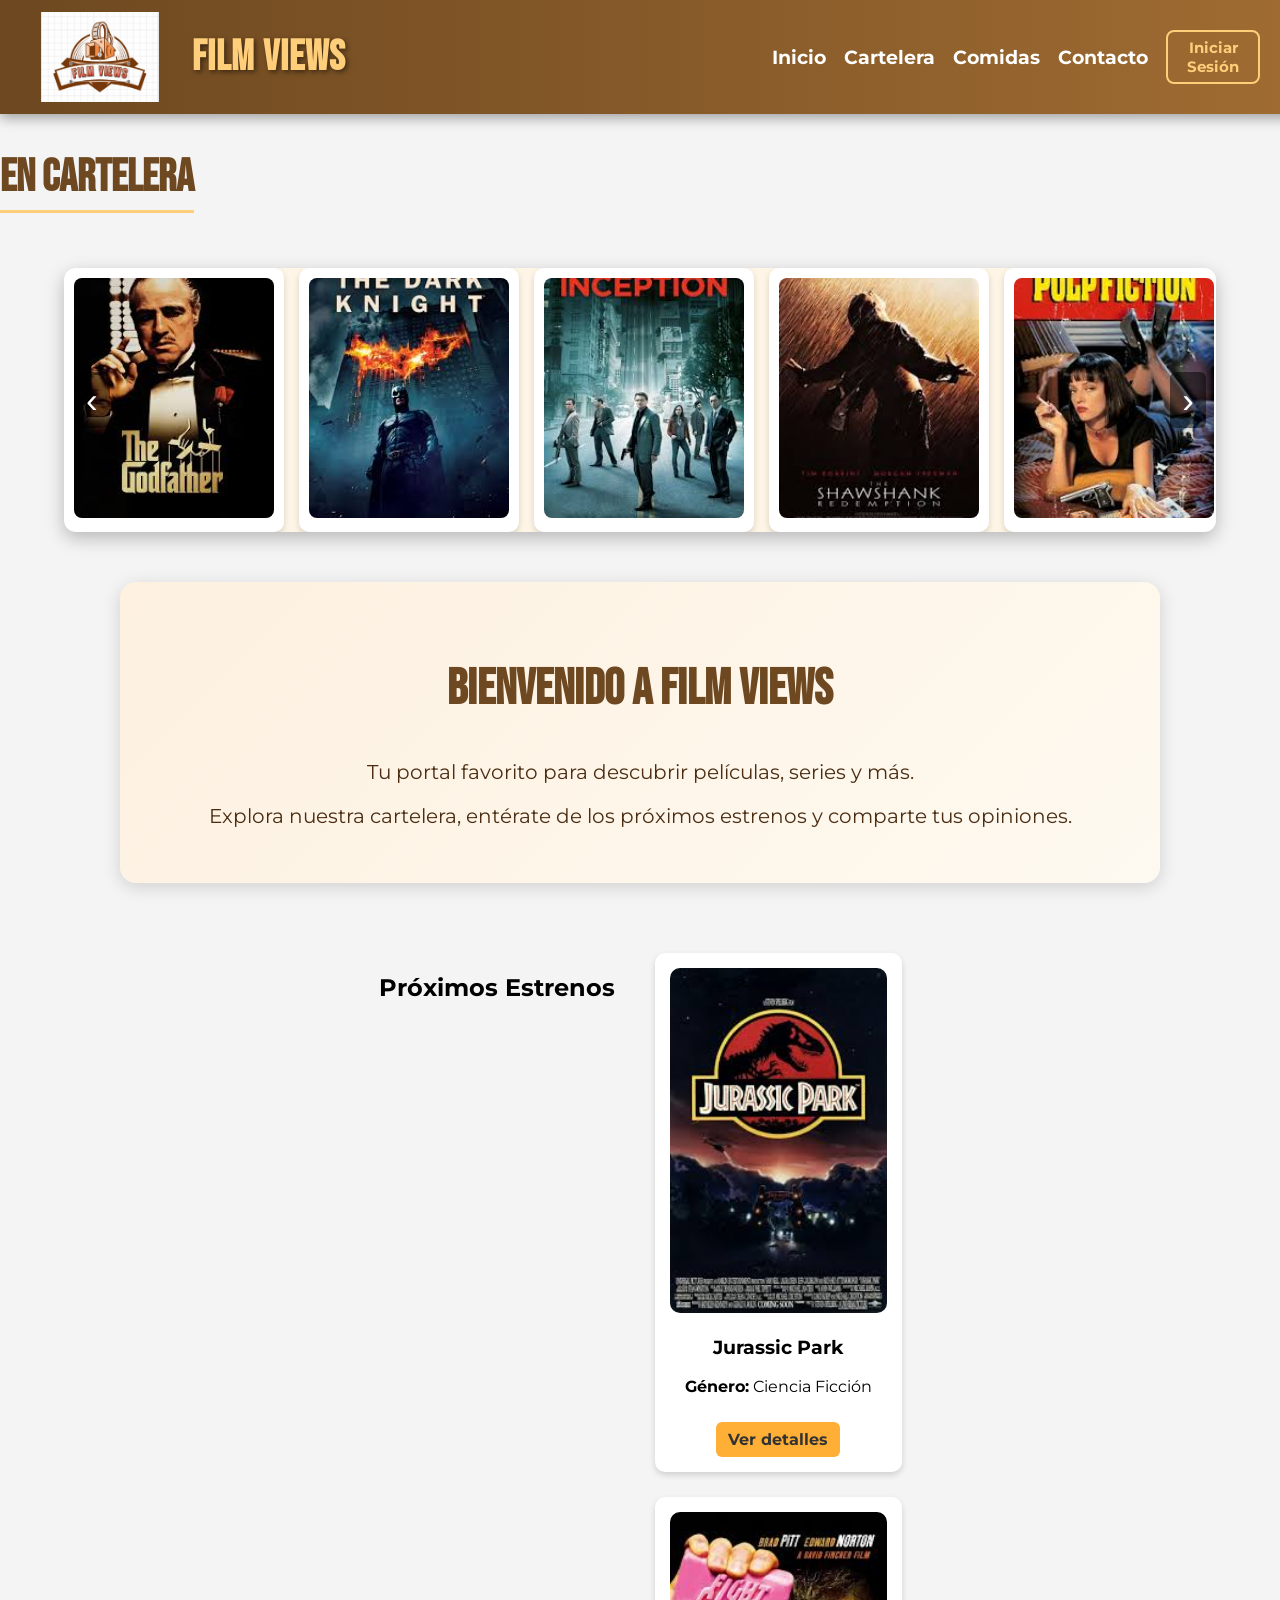
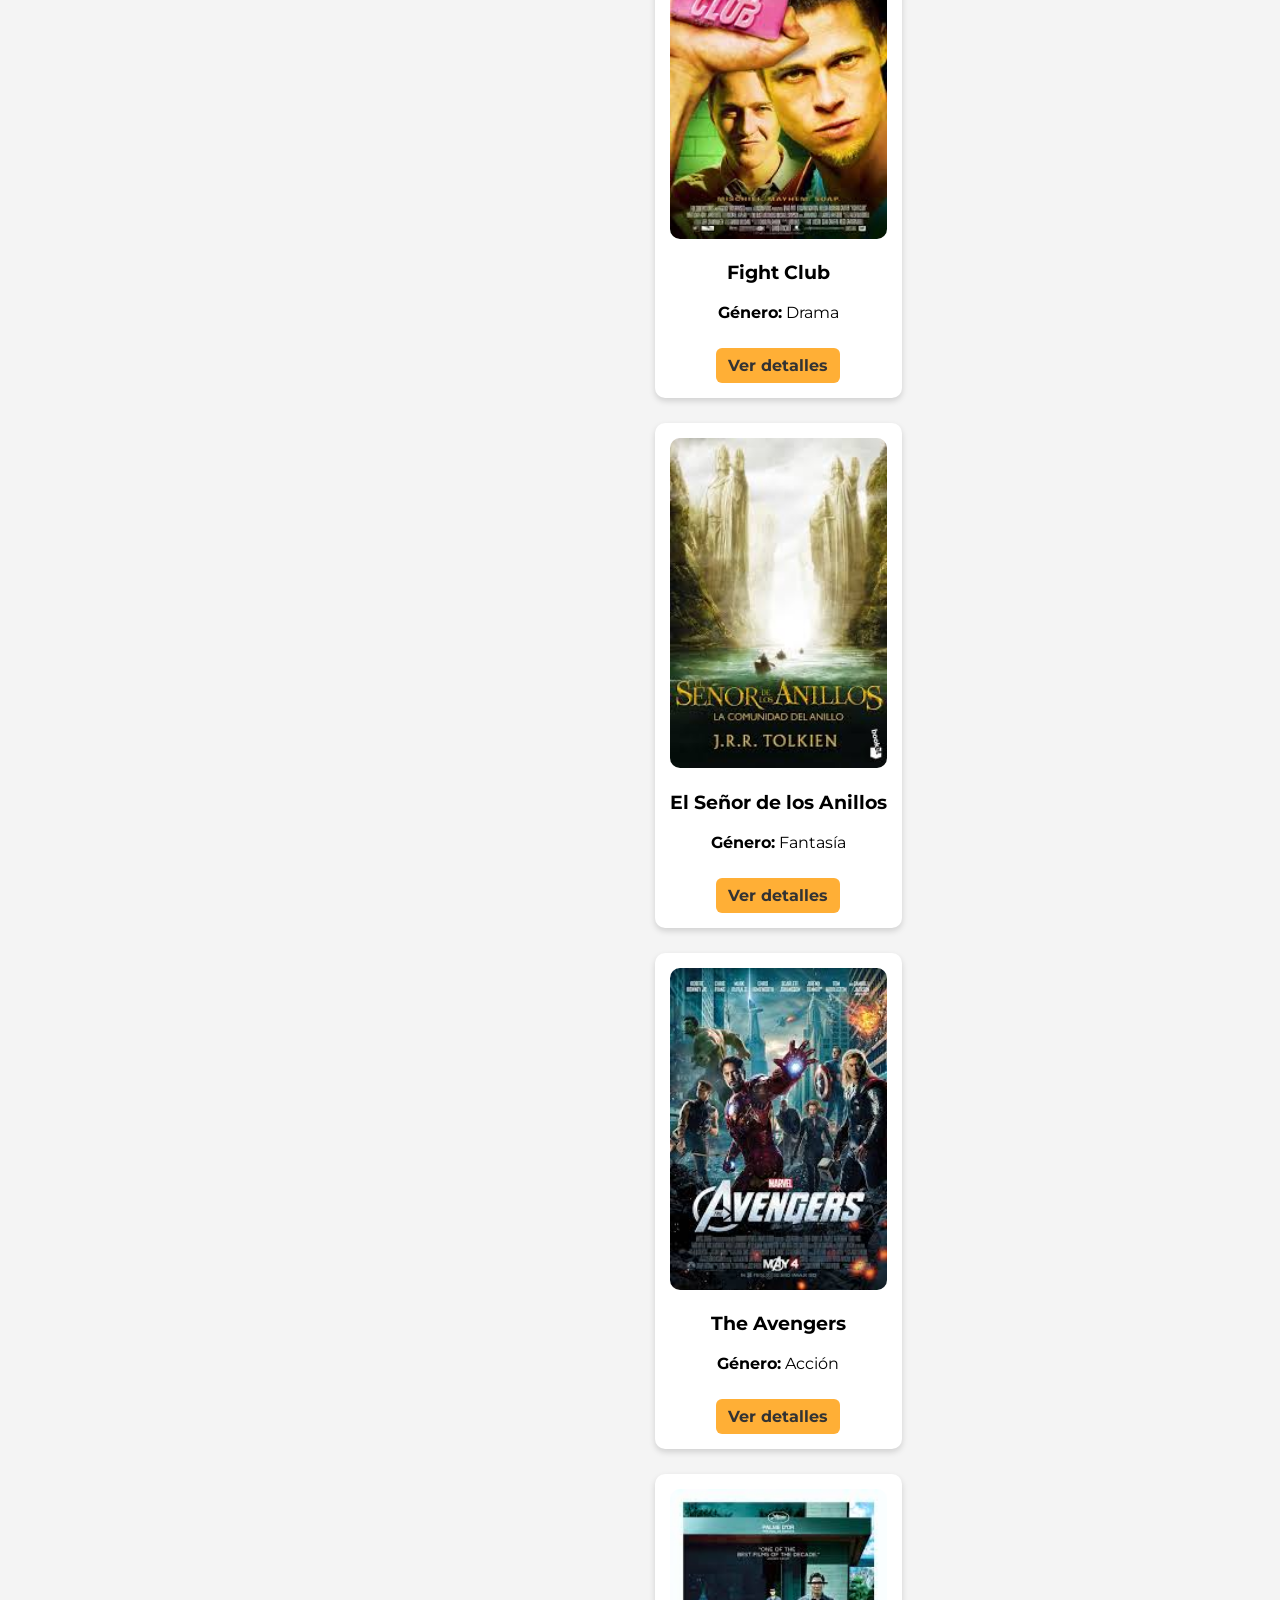
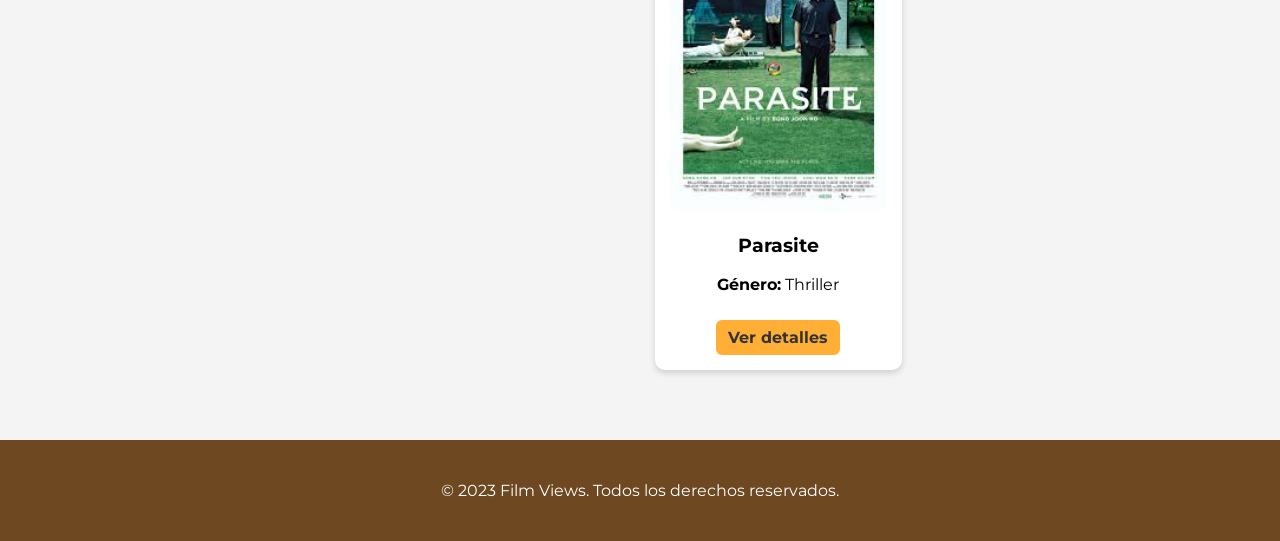
<file: index.html>
<!DOCTYPE html>
<html lang="es">
<head>
    <meta charset="UTF-8">
    <!-- Permite que la página se adapte correctamente en móviles -->
    <meta name="viewport" content="width=device-width, initial-scale=1.0">

    <title>Inicio - Film Views</title>

    <!-- Archivo de estilos principal del sitio -->
    <link rel="stylesheet" href="styles.css">
</head>
<body>

    <!-- ENCABEZADO FIJO CON LOGO Y MENÚ -->
    <header>
        <div class="logo-title">
            <div class="logo-placeholder">
                <!-- Imagen del logo del sitio -->
                <img src="img/logo.jpg" alt="Logo Film Views">
            </div>
            <h1>Film Views</h1>
        </div>

        <!-- Barra de navegación principal -->
        <nav class="main-nav">
            <ul>
                <li><a href="index.html">Inicio</a></li>
                <li><a href="cartelera.html">Cartelera</a></li>
                <li><a href="comidas.html">Comidas</a></li>
                <li><a href="contacto.html">Contacto</a></li>

                <!-- Botón para ingresar al sistema -->
                <li class="login-link">
                    <a class="login-button" href="login.html">
                        <span>Iniciar</span>
                        <span>Sesión</span>
                    </a>
                </li>
            </ul>
        </nav>
    </header>

    <!-- Título de la sección de cartelera -->
    <h2 class="section-title">En Cartelera</h2>

    <!-- CARRUSEL DE IMÁGENES -->
    <div class="carousel-container">

        <!-- Botón de retroceso -->
        <button class="carousel-btn prev">‹</button>

        <!-- Pista del carrusel que contiene todas las imágenes -->
        <div class="carousel-track">
            <div class="slide"><img src="img/padrino.jpg"></div>
            <div class="slide"><img src="img/dark knight.jpg"></div>
            <div class="slide"><img src="img/inception.jpg"></div>
            <div class="slide"><img src="img/uno.jpg"></div>
            <div class="slide"><img src="img/pulp.jpg"></div>
            <div class="slide"><img src="img/forrest.jpg"></div>
            <div class="slide"><img src="img/inter.jpg"></div>
        </div>

        <!-- Botón de avance -->
        <button class="carousel-btn next">›</button>
    </div>

    <!-- SECCIÓN DE BIENVENIDA -->
    <div class="welcome-box">
        <h2>Bienvenido a Film Views</h2>
        <p>Tu portal favorito para descubrir películas, series y más.</p>
        <p>Explora nuestra cartelera, entérate de los próximos estrenos y comparte tus opiniones.</p>
    </div>

    <!-- SECCIÓN DE PRÓXIMOS ESTRENOS -->
    <section class="container">
        <h2>Próximos Estrenos</h2>

        <!-- Contenedor con las películas próximas a estrenarse -->
        <div class="movie-grid">

            <!-- Cada "movie-card" representa un estreno individual -->
            <div class="movie-card">
                <img src="img/park.jpg">
                <h3>Jurassic Park</h3>
                <p><strong>Género:</strong> Ciencia Ficción</p>
                <a href="#" class="btn-reservar">Ver detalles</a>
            </div>

            <div class="movie-card">
                <img src="img/fightclub.jpg">
                <h3>Fight Club</h3>
                <p><strong>Género:</strong> Drama</p>
                <a href="#" class="btn-reservar">Ver detalles</a>
            </div>

            <div class="movie-card">
                <img src="img/anillo.jpg">
                <h3>El Señor de los Anillos</h3>
                <p><strong>Género:</strong> Fantasía</p>
                <a href="#" class="btn-reservar">Ver detalles</a>
            </div>

            <div class="movie-card">
                <img src="img/avengers.jpg">
                <h3>The Avengers</h3>
                <p><strong>Género:</strong> Acción</p>
                <a href="#" class="btn-reservar">Ver detalles</a>
            </div>

            <div class="movie-card">
                <img src="img/parasite.jpg">
                <h3>Parasite</h3>
                <p><strong>Género:</strong> Thriller</p>
                <a href="#" class="btn-reservar">Ver detalles</a>
            </div>

        </div>
    </section>

    <!-- PIE DE PÁGINA -->
    <footer>
        <p>&copy; 2023 Film Views. Todos los derechos reservados.</p>
    </footer>

    <!-- Script que controla el movimiento del carrusel -->
    <script src="script.js"></script>

</body>
</html>
</file>
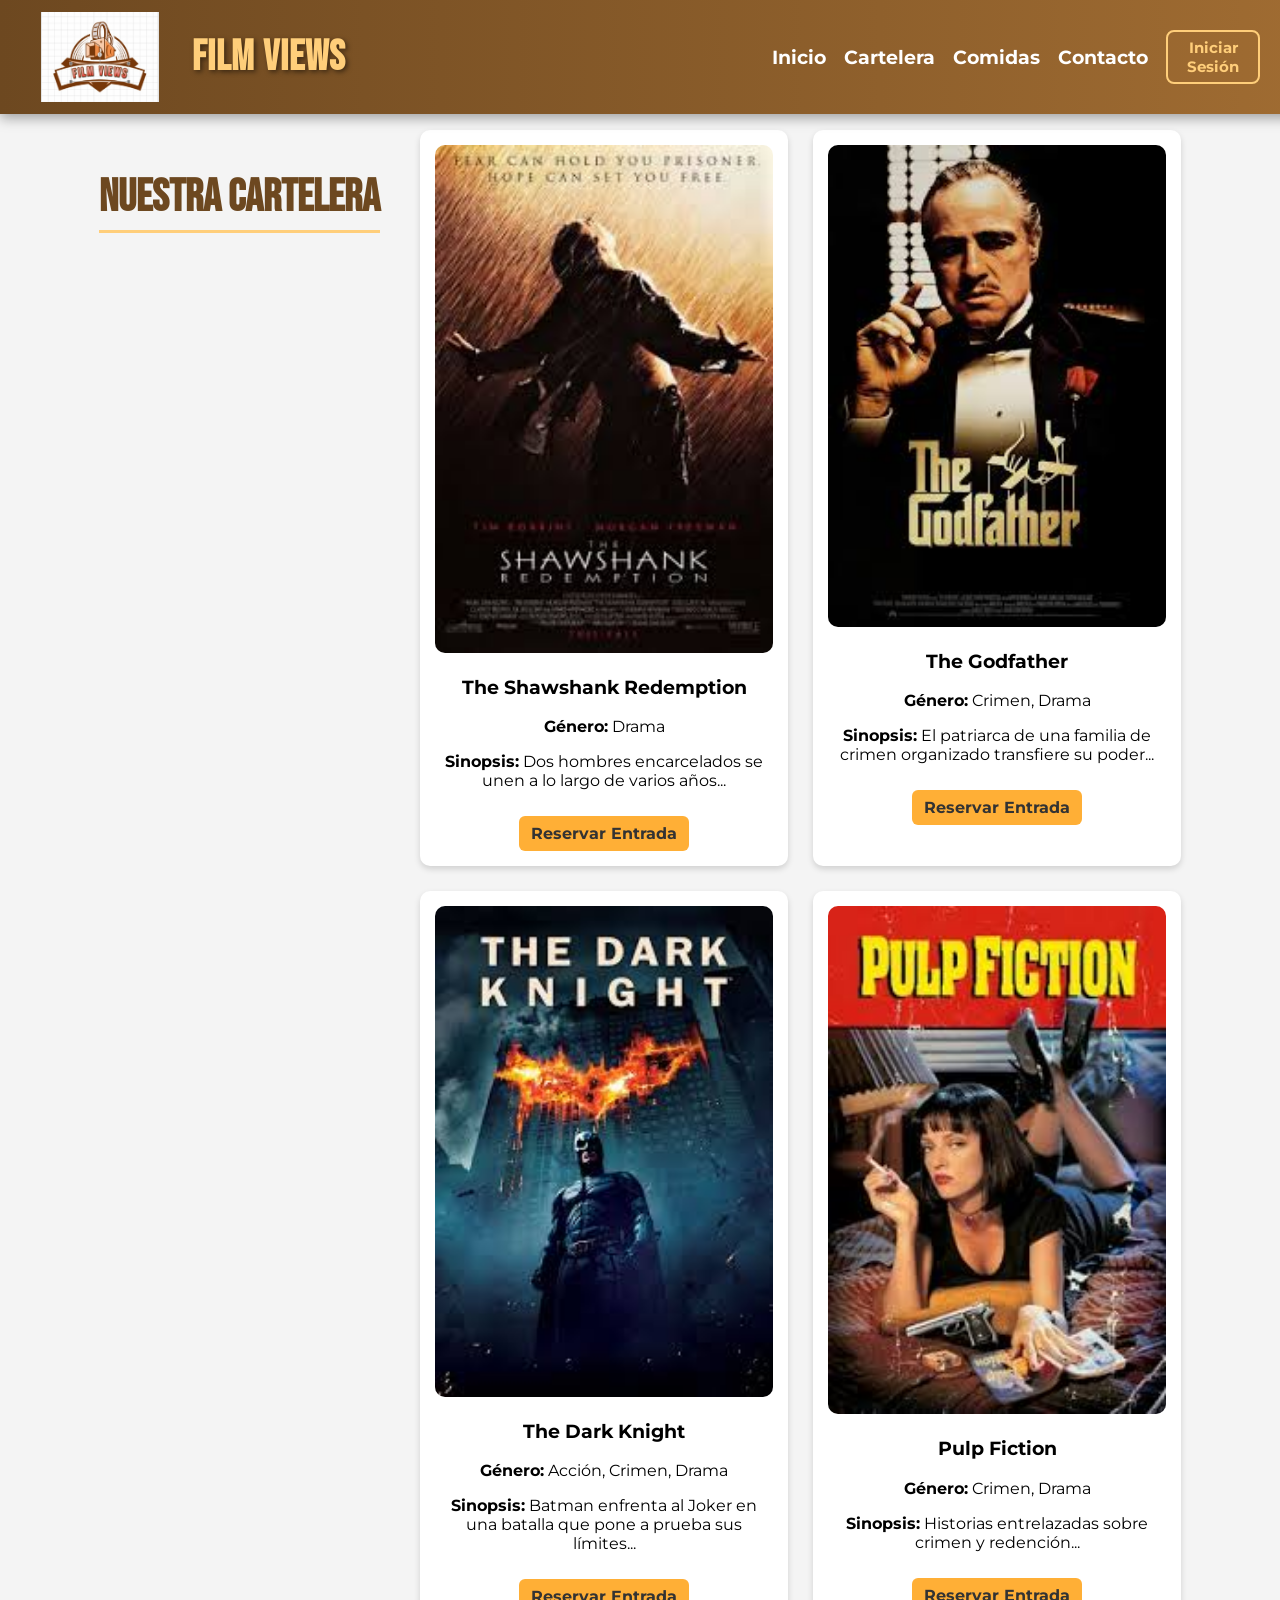
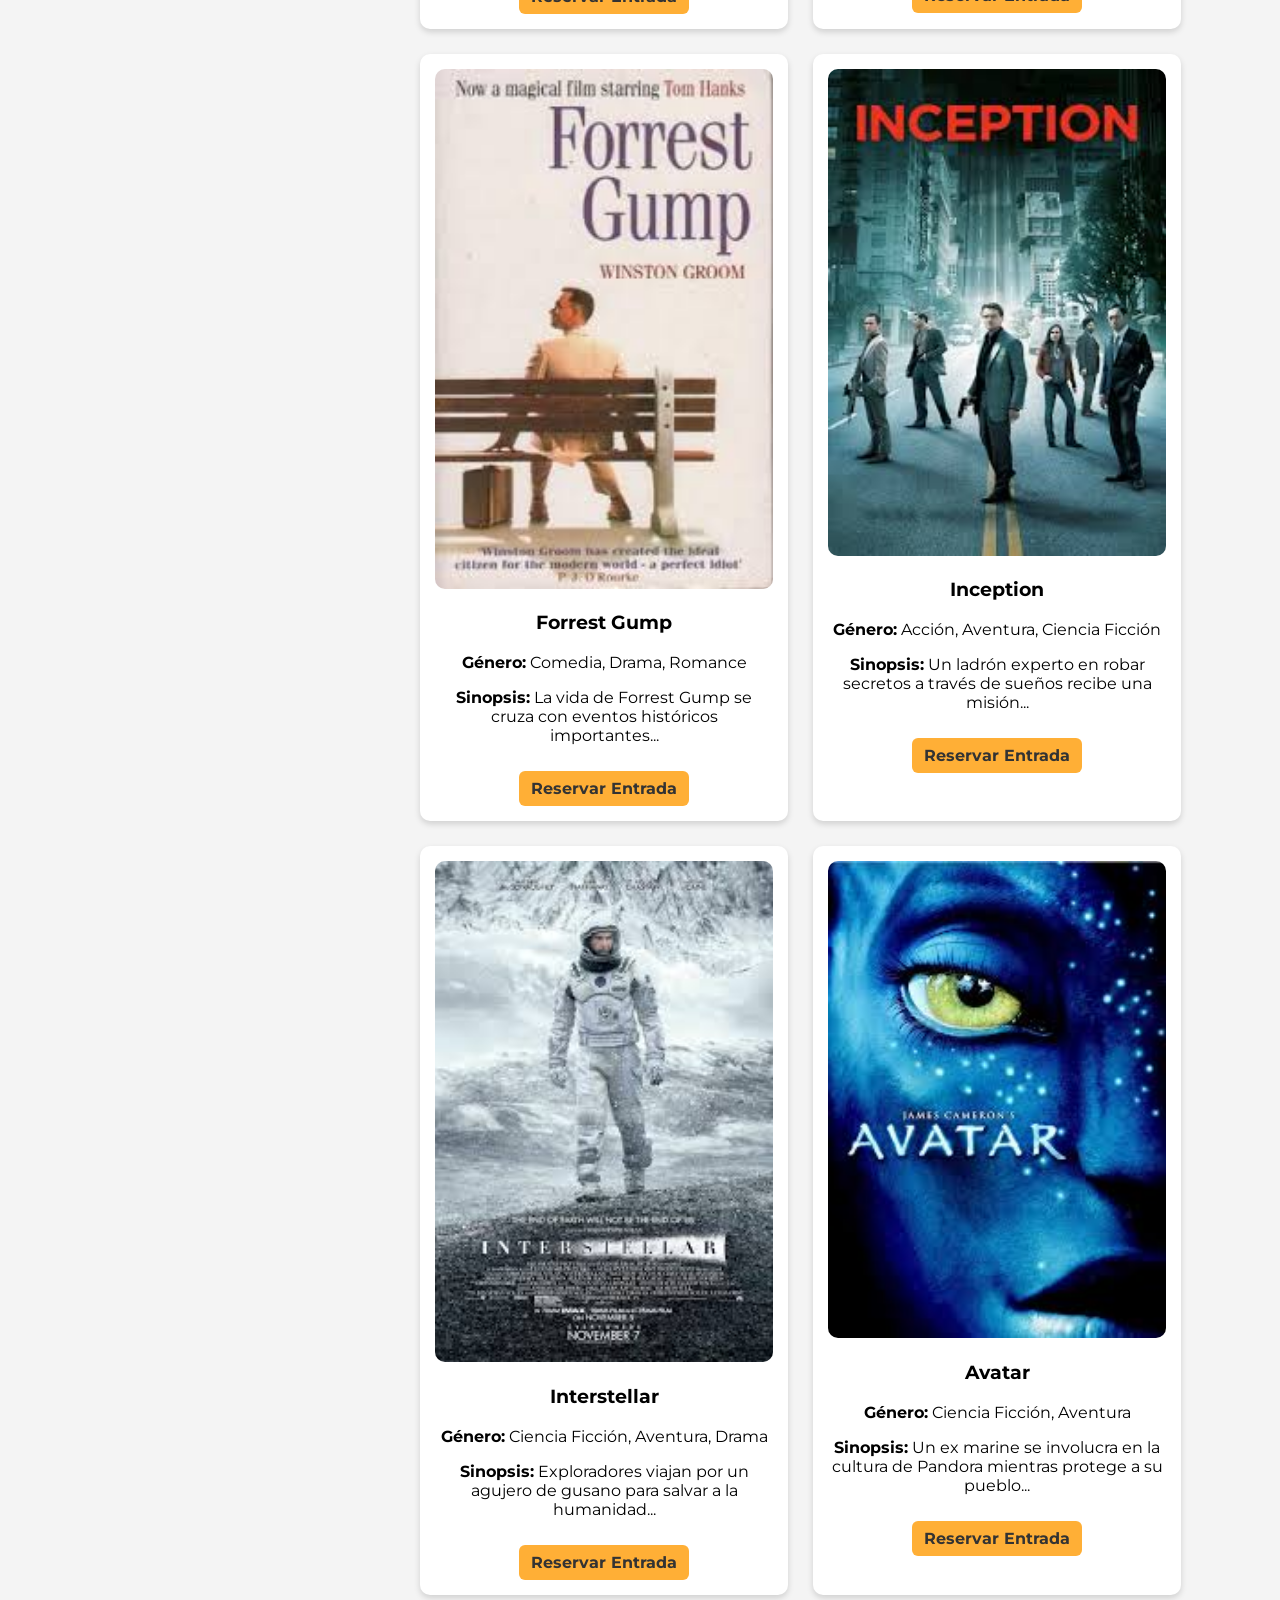
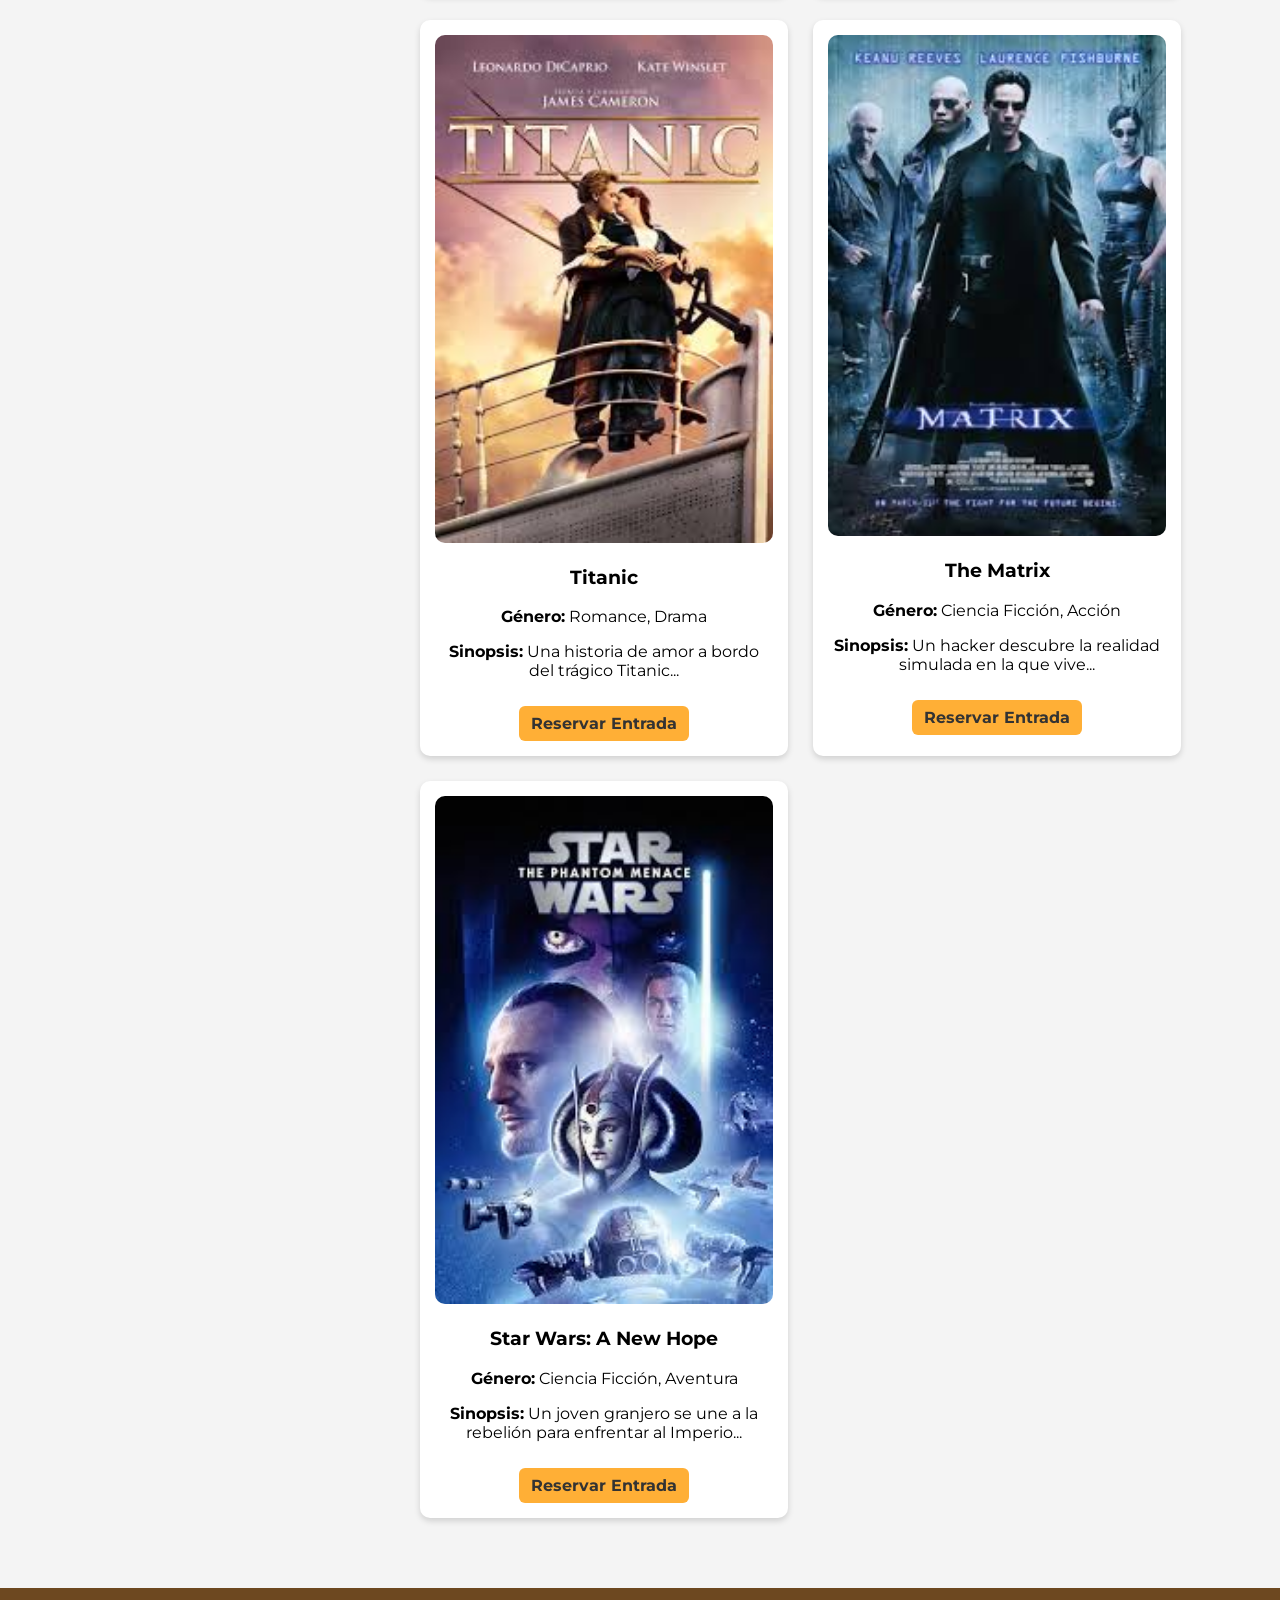
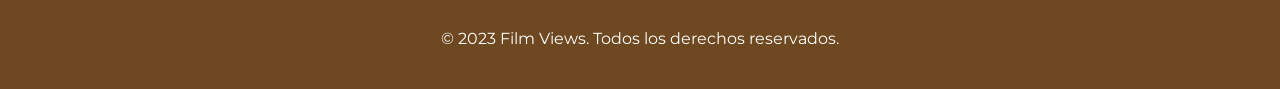
<file: cartelera.html>
<!DOCTYPE html>
<!DOCTYPE html>
<html lang="es">
<head>
    <meta charset="UTF-8">
    <!-- Configura la página para adaptarse a dispositivos móviles -->
    <meta name="viewport" content="width=device-width, initial-scale=1.0">
    
    <title>Cartelera - Film Views</title>

    <!-- Enlace al archivo de estilos para el diseño visual -->
    <link rel="stylesheet" href="styles.css">
</head>
<body>

    <!-- Encabezado principal con logo y navegación -->
    <header>
        <div class="logo-title">
            <div class="logo-placeholder">
                <!-- Imagen del logo del sitio -->
                <img src="img/logo.jpg" alt="Logo Film Views">
            </div>
            <h1>Film Views</h1>
        </div>

        <!-- Menú de navegación hacia las diferentes páginas del sitio -->
        <nav class="main-nav">
            <ul>
                <li><a href="index.html">Inicio</a></li>
                <li><a href="cartelera.html">Cartelera</a></li>
                <li><a href="comidas.html">Comidas</a></li>
                <li><a href="contacto.html">Contacto</a></li>
                <!-- Botón para ir a la página de inicio de sesión -->
                <li class="login-link"><a class="login-button" href="login.html"><span>Iniciar</span><span>Sesión</span></a></li>
            </ul>
        </nav>
    </header>

    <main class="container">
        <!-- Título de la sección -->
        <section class="page-title">
            <h2>Nuestra Cartelera</h2>
        </section>

        <!-- Contenedor de todas las tarjetas de películas -->
        <section class="movie-grid">

            <!-- Cada "movie-card" representa una película con imagen, datos y botón de reserva -->
            <div class="movie-card">
                <img src="img/uno.jpg" alt="The Shawshank Redemption">
                <h3>The Shawshank Redemption</h3>
                <p><strong>Género:</strong> Drama</p>
                <p><strong>Sinopsis:</strong> Dos hombres encarcelados se unen a lo largo de varios años...</p>
                <a href="#" class="btn-reservar">Reservar Entrada</a>
            </div>

            <div class="movie-card">
                <img src="img/padrino.jpg" alt="The Godfather">
                <h3>The Godfather</h3>
                <p><strong>Género:</strong> Crimen, Drama</p>
                <p><strong>Sinopsis:</strong> El patriarca de una familia de crimen organizado transfiere su poder...</p>
                <a href="#" class="btn-reservar">Reservar Entrada</a>
            </div>

            <div class="movie-card">
                <img src="img/dark knight.jpg" alt="The Dark Knight">
                <h3>The Dark Knight</h3>
                <p><strong>Género:</strong> Acción, Crimen, Drama</p>
                <p><strong>Sinopsis:</strong> Batman enfrenta al Joker en una batalla que pone a prueba sus límites...</p>
                <a href="#" class="btn-reservar">Reservar Entrada</a>
            </div>

            <div class="movie-card">
                <img src="img/pulp.jpg" alt="Pulp Fiction">
                <h3>Pulp Fiction</h3>
                <p><strong>Género:</strong> Crimen, Drama</p>
                <p><strong>Sinopsis:</strong> Historias entrelazadas sobre crimen y redención...</p>
                <a href="#" class="btn-reservar">Reservar Entrada</a>
            </div>

            <div class="movie-card">
                <img src="img/forrest.jpg" alt="Forrest Gump">
                <h3>Forrest Gump</h3>
                <p><strong>Género:</strong> Comedia, Drama, Romance</p>
                <p><strong>Sinopsis:</strong> La vida de Forrest Gump se cruza con eventos históricos importantes...</p>
                <a href="#" class="btn-reservar">Reservar Entrada</a>
            </div>

            <div class="movie-card">
                <img src="img/inception.jpg" alt="Inception">
                <h3>Inception</h3>
                <p><strong>Género:</strong> Acción, Aventura, Ciencia Ficción</p>
                <p><strong>Sinopsis:</strong> Un ladrón experto en robar secretos a través de sueños recibe una misión...</p>
                <a href="#" class="btn-reservar">Reservar Entrada</a>
            </div>

            <div class="movie-card">
                <img src="img/inter.jpg" alt="Interstellar">
                <h3>Interstellar</h3>
                <p><strong>Género:</strong> Ciencia Ficción, Aventura, Drama</p>
                <p><strong>Sinopsis:</strong> Exploradores viajan por un agujero de gusano para salvar a la humanidad...</p>
                <a href="#" class="btn-reservar">Reservar Entrada</a>
            </div>

            <div class="movie-card">
                <img src="img/avatar.jpg" alt="Avatar">
                <h3>Avatar</h3>
                <p><strong>Género:</strong> Ciencia Ficción, Aventura</p>
                <p><strong>Sinopsis:</strong> Un ex marine se involucra en la cultura de Pandora mientras protege a su pueblo...</p>
                <a href="#" class="btn-reservar">Reservar Entrada</a>
            </div>

            <div class="movie-card">
                <img src="img/titanic.jpg" alt="Titanic">
                <h3>Titanic</h3>
                <p><strong>Género:</strong> Romance, Drama</p>
                <p><strong>Sinopsis:</strong> Una historia de amor a bordo del trágico Titanic...</p>
                <a href="#" class="btn-reservar">Reservar Entrada</a>
            </div>

            <div class="movie-card">
                <img src="img/matrix.jpg" alt="The Matrix">
                <h3>The Matrix</h3>
                <p><strong>Género:</strong> Ciencia Ficción, Acción</p>
                <p><strong>Sinopsis:</strong> Un hacker descubre la realidad simulada en la que vive...</p>
                <a href="#" class="btn-reservar">Reservar Entrada</a>
            </div>

            <div class="movie-card">
                <img src="img/wars.jpg" alt="Star Wars">
                <h3>Star Wars: A New Hope</h3>
                <p><strong>Género:</strong> Ciencia Ficción, Aventura</p>
                <p><strong>Sinopsis:</strong> Un joven granjero se une a la rebelión para enfrentar al Imperio...</p>
                <a href="#" class="btn-reservar">Reservar Entrada</a>
            </div>

        </section>
    </main>

    <!-- Pie de página del sitio -->
    <footer>
        <p>&copy; 2023 Film Views. Todos los derechos reservados.</p>
    </footer>
</body>
</html>
</file>
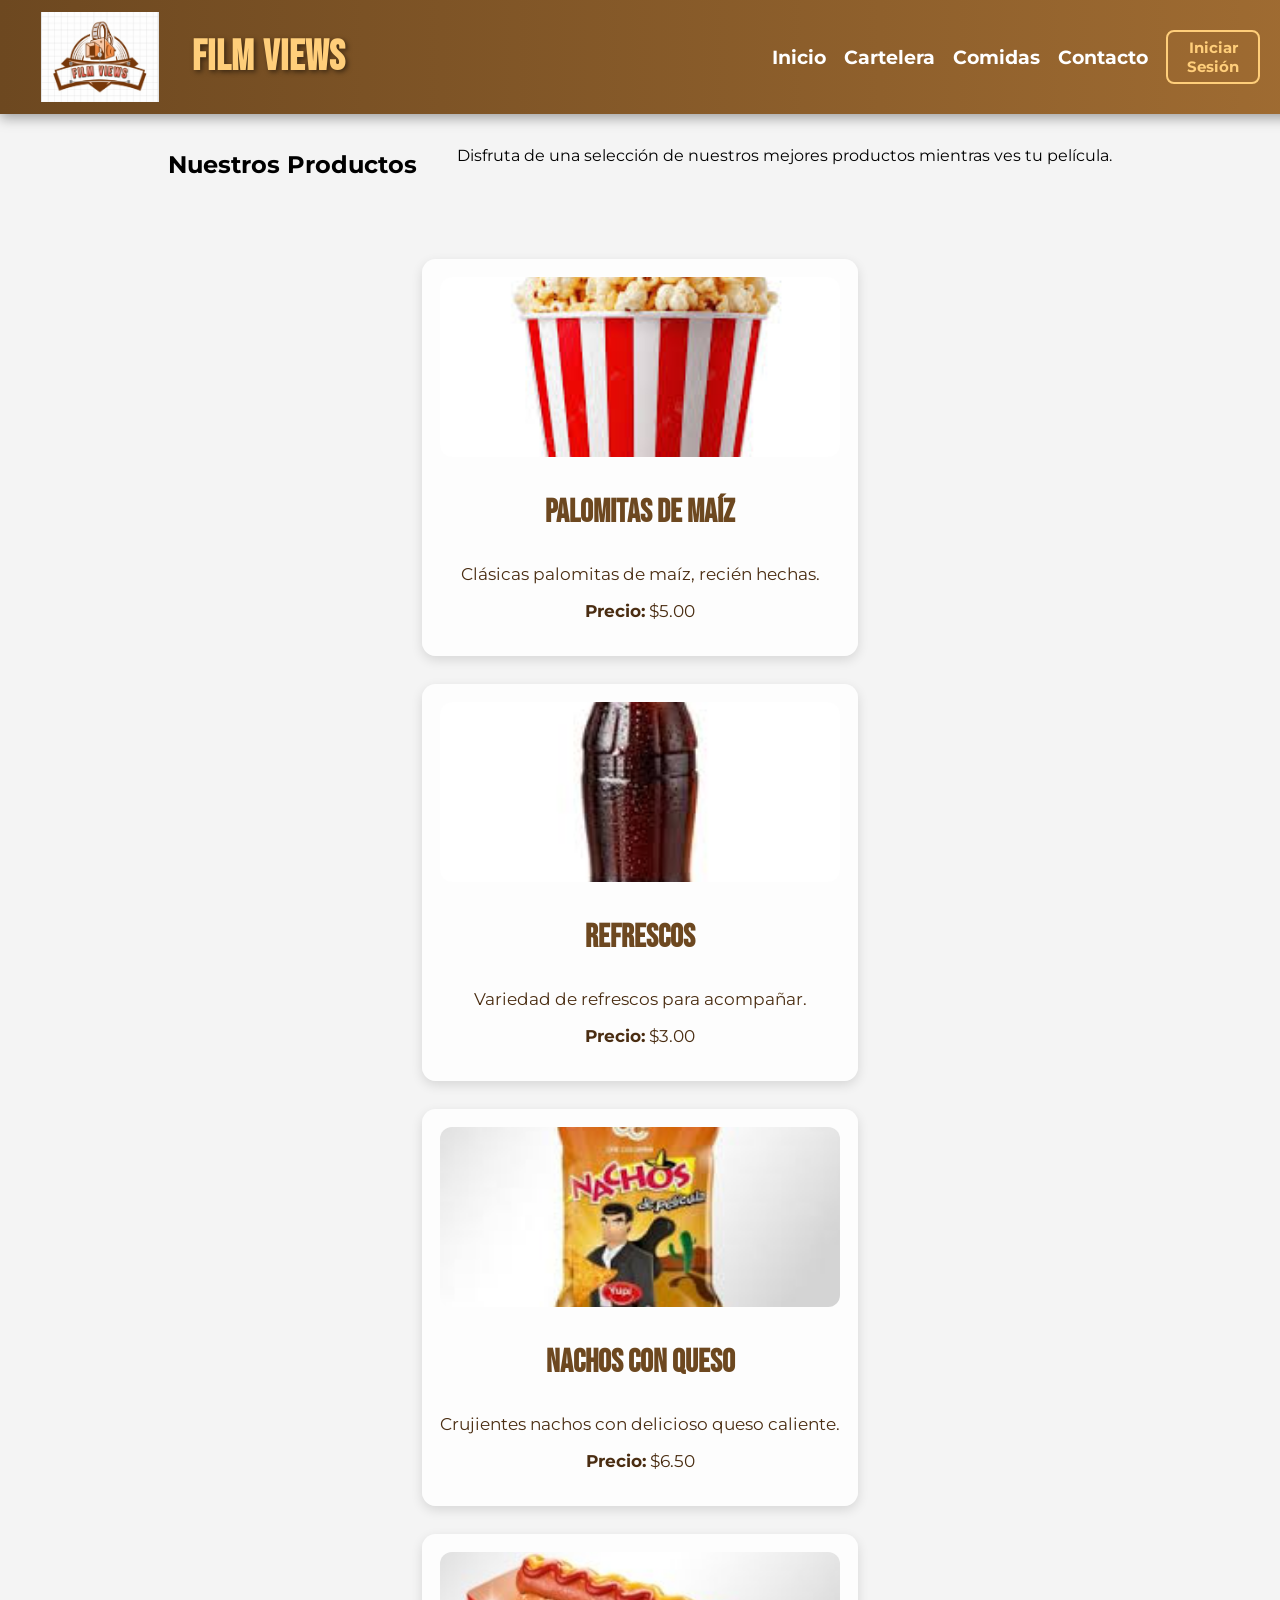
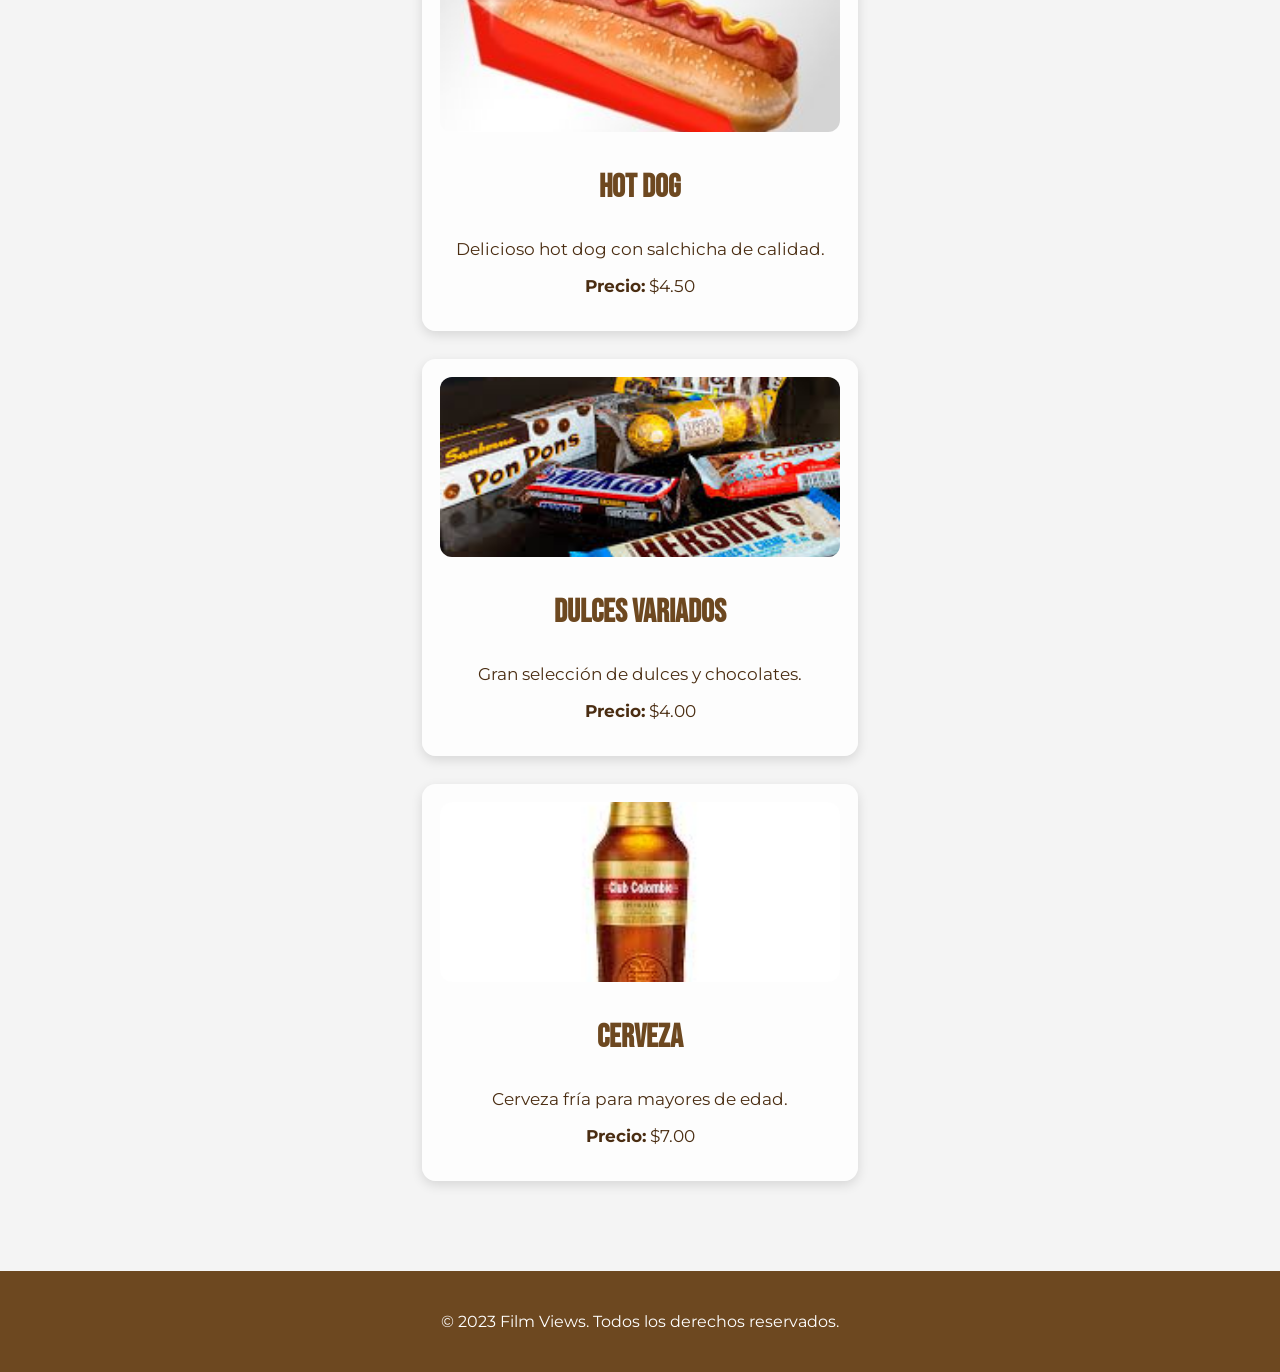
<file: comidas.html>
<!DOCTYPE html>
<html lang="es">
<head>
    <meta charset="UTF-8">
    <!-- Permite que el sitio se adapte a dispositivos móviles -->
    <meta name="viewport" content="width=device-width, initial-scale=1.0">

    <title>Comidas - Film Views</title>

    <!-- Enlace al archivo CSS para aplicar estilos al sitio -->
    <link rel="stylesheet" href="styles.css">
</head>
<body>

    <!-- Encabezado con logo y menú de navegación -->
    <header>
        <div class="logo-title">
            <div class="logo-placeholder">
                <!-- Logo del sitio -->
                <img src="img/logo.jpg" alt="Logo Film Views">
            </div>
            <h1>Film Views</h1>
        </div>

        <!-- Navegación principal del sitio -->
        <nav class="main-nav">
            <ul>
                <li><a href="index.html">Inicio</a></li>
                <li><a href="cartelera.html">Cartelera</a></li>
                <li><a href="comidas.html">Comidas</a></li>
                <li><a href="contacto.html">Contacto</a></li>
                <!-- Botón para ir a la página de inicio de sesión -->
                <li class="login-link"><a class="login-button" href="login.html"><span>Iniciar</span><span>Sesión</span></a></li>
            </ul>
        </nav>
    </header>

    <div class="container">

        <!-- Título principal de la página -->
        <h2>Nuestros Productos</h2>

        <!-- Descripción breve de la sección -->
        <p>Disfruta de una selección de nuestros mejores productos mientras ves tu película.</p>

        <!-- Contenedor con todos los productos disponibles -->
        <div class="product-grid">

            <!-- Cada "product-card" representa un producto individual -->
            <div class="product-card">
                <img src="img/palomitas.jpg" alt="Palomitas">
                <h3>Palomitas de Maíz</h3>
                <p>Clásicas palomitas de maíz, recién hechas.</p>
                <p><strong>Precio:</strong> $5.00</p>
            </div>

            <div class="product-card">
                <img src="img/refresco.jpg" alt="Refresco">
                <h3>Refrescos</h3>
                <p>Variedad de refrescos para acompañar.</p>
                <p><strong>Precio:</strong> $3.00</p>
            </div>

            <div class="product-card">
                <img src="img/nachos.jpg" alt="Nachos">
                <h3>Nachos con Queso</h3>
                <p>Crujientes nachos con delicioso queso caliente.</p>
                <p><strong>Precio:</strong> $6.50</p>
            </div>

            <div class="product-card">
                <img src="img/perro.jpg" alt="Hot Dog">
                <h3>Hot Dog</h3>
                <p>Delicioso hot dog con salchicha de calidad.</p>
                <p><strong>Precio:</strong> $4.50</p>
            </div>

            <div class="product-card">
                <img src="img/dulces.jpg" alt="Dulces">
                <h3>Dulces Variados</h3>
                <p>Gran selección de dulces y chocolates.</p>
                <p><strong>Precio:</strong> $4.00</p>
            </div>

            <div class="product-card">
                <img src="img/cerveza.jpg" alt="Cerveza">
                <h3>Cerveza</h3>
                <p>Cerveza fría para mayores de edad.</p>
                <p><strong>Precio:</strong> $7.00</p>
            </div>

        </div>
    </div>

    <!-- Pie de página del sitio -->
    <footer>
        <p>&copy; 2023 Film Views. Todos los derechos reservados.</p>
    </footer>

</body>
</html>
</file>
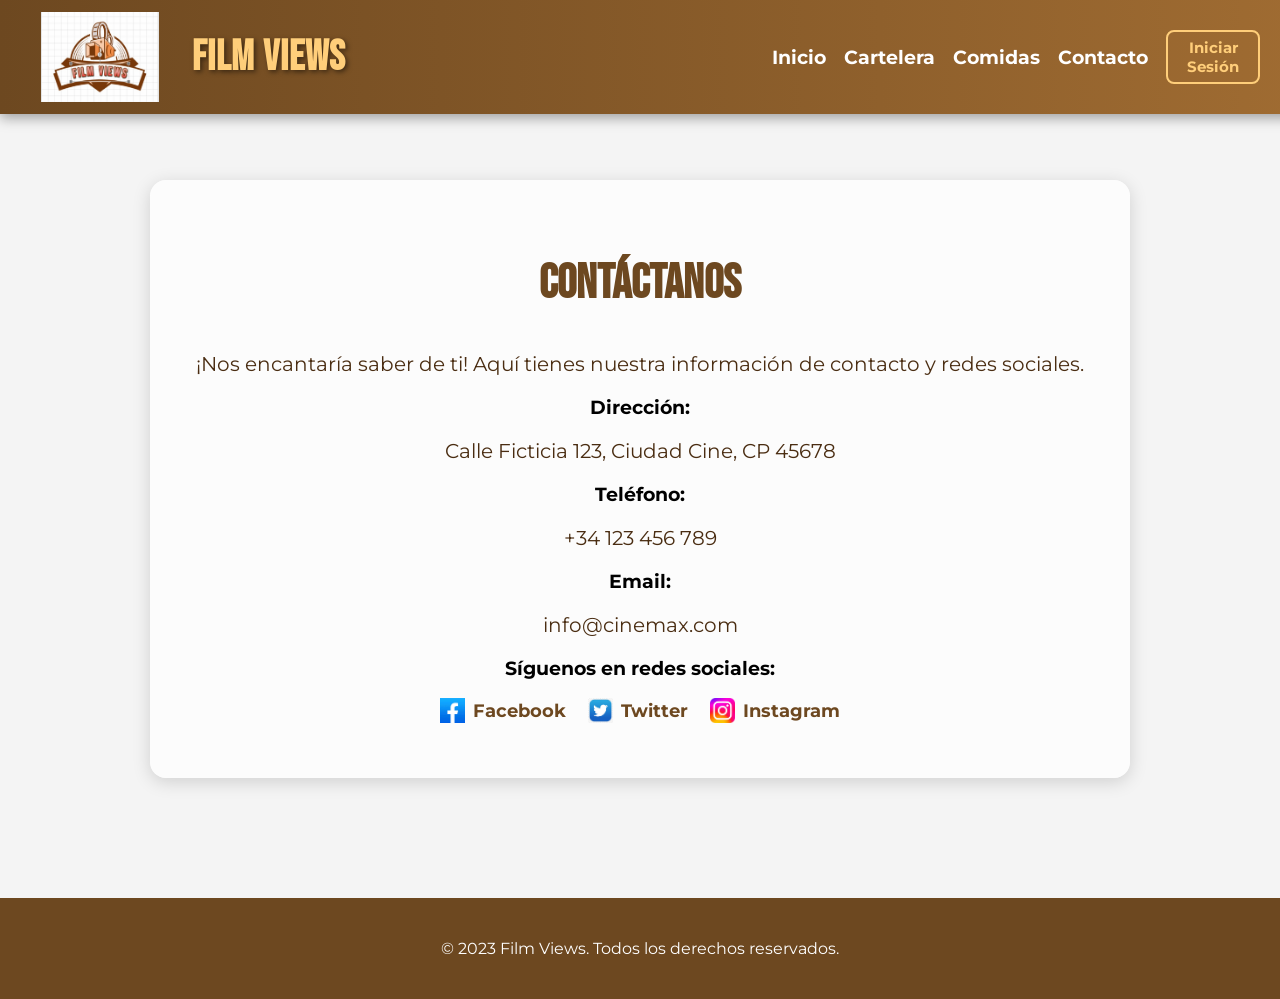
<file: contacto.html>
<!DOCTYPE html>
<html lang="es">
<head>
    <meta charset="UTF-8">
    <!-- Permite que el sitio se adapte correctamente en dispositivos móviles -->
    <meta name="viewport" content="width=device-width, initial-scale=1.0">

    <title>Contacto - Film Views</title>

    <!-- Archivo de estilos generales del sitio -->
    <link rel="stylesheet" href="styles.css">
</head>
<body>

    <!-- Encabezado con logo y menú de navegación principal -->
    <header>
        <div class="logo-title">
            <div class="logo-placeholder">
                <!-- Logo principal del sitio -->
                <img src="img/logo.jpg" alt="Logo Film Views">
            </div>
            <h1>Film Views</h1>
        </div>

        <!-- Navegación hacia las secciones del sitio -->
        <nav class="main-nav">
            <ul>
                <li><a href="index.html">Inicio</a></li>
                <li><a href="cartelera.html">Cartelera</a></li>
                <li><a href="comidas.html">Comidas</a></li>
                <li><a href="contacto.html">Contacto</a></li>
                <!-- Botón que redirige a la página de inicio de sesión -->
                <li class="login-link">
                    <a class="login-button" href="login.html">
                        <span>Iniciar</span><span>Sesión</span>
                    </a>
                </li>
            </ul>
        </nav>
    </header>

    <!-- Contenedor principal de la sección de contacto -->
    <div class="container">
        <div class="contact-info-container">

            <!-- Título principal de la página -->
            <h2>Contáctanos</h2>

            <!-- Descripción introductoria -->
            <p>¡Nos encantaría saber de ti! Aquí tienes nuestra información de contacto y redes sociales.</p>

            <!-- Información de contacto del sitio -->
            <div class="contact-details">
                <h3>Dirección:</h3>
                <p>Calle Ficticia 123, Ciudad Cine, CP 45678</p>

                <h3>Teléfono:</h3>
                <p>+34 123 456 789</p>

                <h3>Email:</h3>
                <p>info@cinemax.com</p>
            </div>

            <!-- Enlaces a redes sociales del sitio -->
            <div class="social-media">
                <h3>Síguenos en redes sociales:</h3>
                <ul>
                    <li><a href="#"><img src="img/facee.jpg" alt="Facebook"> Facebook</a></li>
                    <li><a href="#"><img src="img/twitt.jpg" alt="twitter"> Twitter</a></li>
                    <li><a href="#"><img src="img/insta.jpg" alt="Instagram"> Instagram</a></li>
                </ul>
            </div>

        </div>
    </div>

    <!-- Pie de página del sitio -->
    <footer>
        <p>&copy; 2023 Film Views. Todos los derechos reservados.</p>
    </footer>

</body>
</html>
</file>
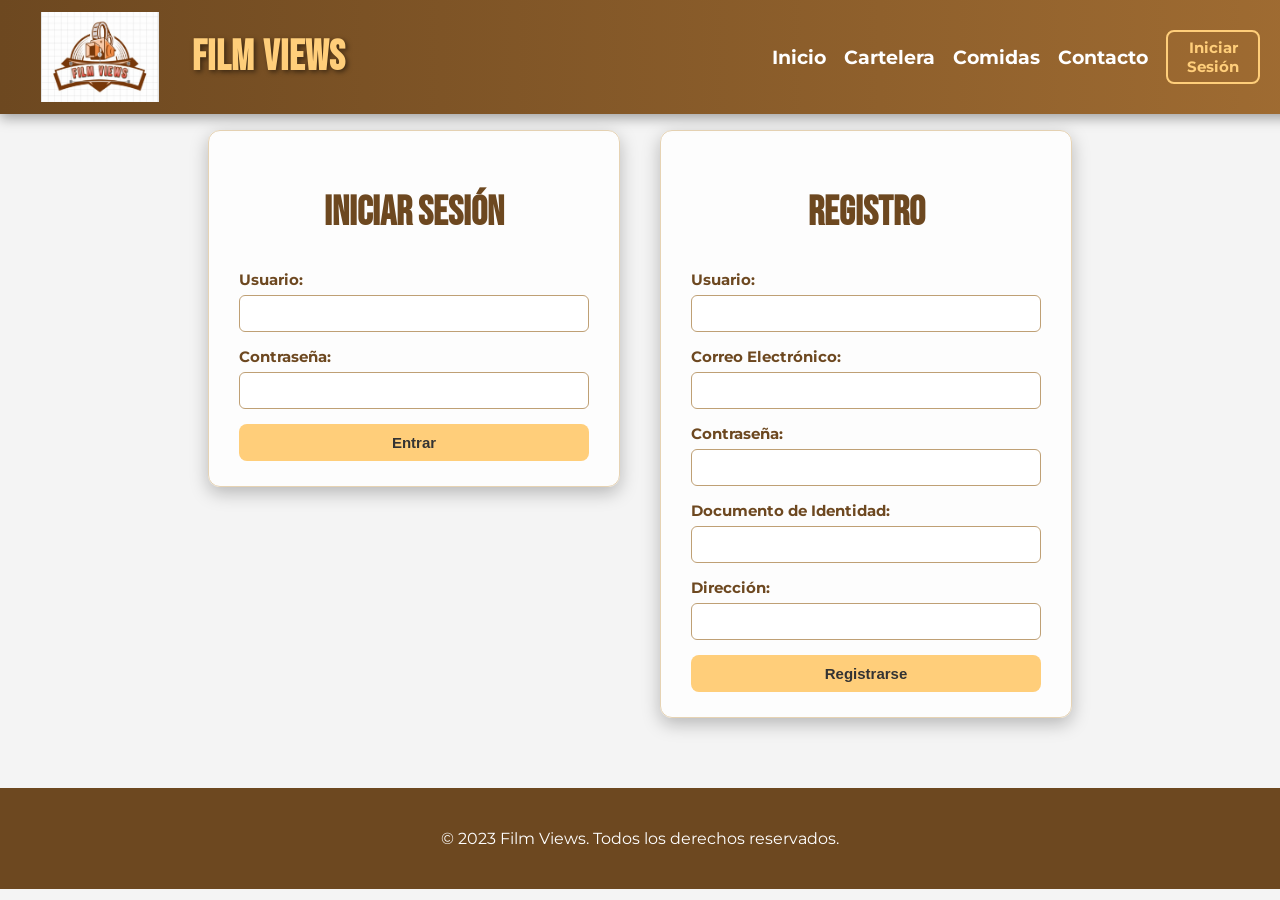
<file: login.html>
<!DOCTYPE html>
<html lang="es">

<head>
    <meta charset="UTF-8">
    <!-- Permite que la página se adapte a pantallas pequeñas como teléfonos -->
    <meta name="viewport" content="width=device-width, initial-scale=1.0">

    <title>Registro/inicio sesión - Film Views</title>

    <!-- Archivo de estilos principal del sitio -->
    <link rel="stylesheet" href="styles.css">
</head>

<body>

    <!-- ENCABEZADO CON LOGO Y MENÚ DE NAVEGACIÓN -->
    <header>
        <div class="logo-title">
            <div class="logo-placeholder">
                <!-- Logo que identifica al sitio -->
                <img src="img/logo.jpg" alt="Logo Film Views">
            </div>
            <h1>Film Views</h1>
        </div>

        <!-- Navegación principal del sitio -->
        <nav class="main-nav">
            <ul>
                <li><a href="index.html">Inicio</a></li>
                <li><a href="cartelera.html">Cartelera</a></li>
                <li><a href="comidas.html">Comidas</a></li>
                <li><a href="contacto.html">Contacto</a></li>
                <!-- Enlace para ingresar o crear cuenta -->
                <li class="login-link">
                    <a class="login-button" href="login.html">
                        <span>Iniciar</span><span>Sesión</span>
                    </a>
                </li>
            </ul>
        </nav>
    </header>

    <!-- CONTENEDOR PRINCIPAL DE LOS FORMULARIOS -->
    <div class="container">

        <!-- FORMULARIO DE INICIO DE SESIÓN -->
        <div class="form-container">
            <h2>Iniciar Sesión</h2>

            <!-- Envía los datos a login.php mediante POST -->
            <form action="login.php" method="POST">
                <label for="username">Usuario:</label>
                <input type="text" id="username" name="username" required>

                <label for="password">Contraseña:</label>
                <input type="password" id="password" name="password" required>



                <!-- Botón para enviar los datos del login -->
                <button type="submit">Entrar</button>
            </form>
        </div>

        <!-- FORMULARIO DE REGISTRO -->
        <div class="form-container">
            <h2>Registro</h2>

            <!-- Envía los datos a register.php mediante POST -->
            <form action="register.php" method="POST">
                <label for="new-username">Usuario:</label>
                <input type="text" id="new-username" name="username" required>

                <label for="new-email">Correo Electrónico:</label>
                <input type="email" id="new-email" name="email" required>

                <label for="new-password">Contraseña:</label>
                <input type="password" id="new-password" name="password" required>

                <label for="new-document">Documento de Identidad:</label>
                <input type="text" id="new-document" name="document" required>

                <label for="new-direccion">Dirección:</label>
                <input type="text" id="new-direccion" name="direccion" required>





                <!-- Botón para registrar un nuevo usuario -->
                <button type=" submit">Registrarse</button>
            </form>
        </div>

    </div>

    <!-- PIE DE PÁGINA -->
    <footer>
        <p>&copy; 2023 Film Views. Todos los derechos reservados.</p>
    </footer>

</body>

</html>
</file>
<file: styles.css>
/* ----------------------------------------------------------
   FUENTES
   Importa las fuentes usadas en toda la página.
---------------------------------------------------------- */
@import url('https://fonts.googleapis.com/css2?family=Montserrat:wght@400;700&family=Bebas+Neue&display=swap');

/* ----------------------------------------------------------
   ANIMACIÓN DE CARGA
   Efecto sutil de fade-in para el contenido.
---------------------------------------------------------- */
@keyframes pageFadeIn {
    from {
        opacity: 0;
        transform: translateY(15px);
    }

    to {
        opacity: 1;
        transform: translateY(0);
    }
}

/* ----------------------------------------------------------
   GENERAL
   Estilos base del sitio: fondo, tipografía y margen superior.
---------------------------------------------------------- */
body {
    font-family: 'Montserrat', sans-serif;
    margin: 0;
    padding: 0;
    background-color: #f4f4f4;
    padding-top: 110px;
    /* espacio para el header fijo */

    /* MEJORA: Animación de carga */
    animation: pageFadeIn 0.7s ease-out;
}


/* ----------------------------------------------------------
   HEADER
   Barra superior fija con logo y menú.
---------------------------------------------------------- */
header {
    position: fixed;
    top: 0;
    width: 100%;
    background: linear-gradient(90deg, #6d4820, #a06c32);
    padding: 12px 20px;
    display: flex;
    align-items: center;
    justify-content: space-between;
    box-shadow: 0 4px 12px rgba(0, 0, 0, 0.35);
    z-index: 9999;
    /* siempre visible */
}

/* Contenedor del logo y nombre */
.logo-title {
    display: flex;
    align-items: center;
    gap: 12px;
}

/* Tamaño del logo */
.logo-placeholder {
    width: 160px;
    height: 90px;
}

/* Ajusta la imagen del logo */
.logo-placeholder img {
    width: 100%;
    height: 100%;
    object-fit: contain;
}

/* Título grande del header */
header h1 {
    margin: 0;
    font-family: "Bebas Neue", sans-serif;
    font-size: 42px;
    color: #ffce7a;

    /* MEJORA: Sombra de texto para 'pop' y espaciado */
    text-shadow: 2px 2px 5px rgba(0, 0, 0, 0.5);
    letter-spacing: 1px;
}


/* ----------------------------------------------------------
   NAV
   Estilos del menú de navegación
---------------------------------------------------------- */
nav ul {
    display: flex;
    gap: 18px;
    list-style: none;
    margin: 0;
    padding: 0;
    align-items: center;
    margin-right: 40px;
}

nav ul li a {
    text-decoration: none;
    color: white;
    font-weight: bold;
    font-size: 19px;

    /* MEJORA: Preparación para animación de subrayado */
    position: relative;
    padding-bottom: 5px;
    transition: color 0.3s ease;
}

/* MEJORA: Animación de subrayado sutil */
nav ul li a::after {
    content: '';
    position: absolute;
    bottom: 0;
    left: 0;
    width: 100%;
    height: 2px;
    background-color: #ffce7a;
    transform: scaleX(0);
    /* Inicia invisible */
    transform-origin: center;
    transition: transform 0.3s ease-out;
}

nav ul li a:hover {
    color: #ffce7a;
}

/* MEJORA: Muestra el subrayado al pasar el ratón */
nav ul li a:hover::after {
    transform: scaleX(1);
    /* Se expande al 100% */
}

/* Evita el subrayado en el botón de login */
.login-link a::after {
    display: none;
}

/* Botón de login */
.login-button {
    border: 2px solid #ffce7a;
    border-radius: 8px;
    padding: 6px 10px;
    font-size: 15px;
    font-weight: bold;
    color: #ffce7a;
    display: flex;
    flex-direction: column;
    align-items: center;
    width: 70px;

    /* MEJORA: Transición suave */
    transition: all 0.3s ease;
}

.login-button:hover {
    background: #ffce7a;
    color: #333;
    /* MEJORA: Efecto de 'lift' (levantar) */
    transform: translateY(-2px);
    box-shadow: 0 4px 8px rgba(0, 0, 0, 0.2);
}


/* ----------------------------------------------------------
   TÍTULOS
   Estilos generales para los títulos de secciones.
---------------------------------------------------------- */
.section-title {
    margin-top: 40px;
    margin-bottom: 15px;
    text-align: center;
    font-family: "Bebas Neue", sans-serif;
    font-size: 45px;
    color: #6d4820;

    /* MEJORA: Ancla visual y consistencia tipográfica */
    text-transform: uppercase;
    border-bottom: 3px solid #ffce7a;
    display: inline-block;
    /* Ajusta el borde al texto */
    padding-bottom: 5px;
}

/* Estilo para el h2 en la página de cartelera */
.page-title h2 {
    margin-top: 40px;
    margin-bottom: 15px;
    text-align: center;
    font-family: "Bebas Neue", sans-serif;
    font-size: 45px;
    color: #6d4820;
    text-transform: uppercase;
    border-bottom: 3px solid #ffce7a;
    display: inline-block;
    padding-bottom: 5px;
}


/* ----------------------------------------------------------
   CARRUSEL
   Contenedor del carrusel, tarjetas y botones.
---------------------------------------------------------- */
.carousel-container {
    width: 90%;
    margin: 40px auto;
    overflow: hidden;
    /* oculta el exceso */
    position: relative;
    border-radius: 12px;
    box-shadow: 0 6px 18px rgba(0, 0, 0, 0.25);
    background: #fff5e6;
}

/* Línea de elementos del carrusel */
.carousel-track {
    display: flex;
    gap: 15px;
    /* MEJORA: Animación más suave y con 'rebote' */
    transition: transform 0.6s cubic-bezier(0.25, 1, 0.5, 1);
}

/* Diseño de cada tarjeta del carrusel */
.slide {
    flex: 0 0 200px;
    background: white;
    padding: 10px;
    border-radius: 10px;
    box-shadow: 0 3px 6px rgba(0, 0, 0, 0.15);

    /* MEJORA: Transición para efecto hover */
    transition: all 0.3s ease-out;
    overflow: hidden;
    /* Para contener el zoom de la imagen */
}

/* MEJORA: Efecto de 'lift' al pasar el ratón */
.slide:hover {
    transform: translateY(-5px);
    box-shadow: 0 8px 15px rgba(0, 0, 0, 0.2);
}

.slide img {
    width: 100%;
    height: 240px;
    object-fit: cover;
    border-radius: 8px;
    /* MEJORA: Transición para zoom */
    transition: transform 0.3s ease-out;
}

/* MEJORA: Zoom a la imagen al pasar el ratón por la tarjeta */
.slide:hover img {
    transform: scale(1.05);
}

/* Flechas de navegación */
.carousel-btn {
    position: absolute;
    top: 50%;
    transform: translateY(-50%);
    font-size: 35px;
    background: rgba(0, 0, 0, 0.5);
    color: white;
    border: none;
    padding: 8px 12px;
    cursor: pointer;
    border-radius: 6px;
    /* MEJORA: Transición suave */
    transition: all 0.3s ease;
}

/* MEJORA: Efecto hover en botones del carrusel */
.carousel-btn:hover {
    background: rgba(0, 0, 0, 0.8);
    transform: translateY(-50%) scale(1.1);
}

.prev {
    left: 10px;
}

.next {
    right: 10px;
}


/* ----------------------------------------------------------
   BIENVENIDA
   Recuadro decorativo con texto introductorio.
---------------------------------------------------------- */
.welcome-box {
    width: 75%;
    margin: 50px auto;
    background: linear-gradient(135deg, rgba(255, 240, 220, 0.85), rgba(255, 250, 240, 0.9));
    padding: 35px 40px;
    border-radius: 16px;
    text-align: center;
    box-shadow: 0 4px 18px rgba(0, 0, 0, 0.15);
}

.welcome-box h2 {
    font-family: "Bebas Neue", sans-serif;
    font-size: 50px;
    color: #6d4820;
    text-transform: uppercase;
}

.welcome-box p {
    color: #4a2d12;
    font-size: 20px;
}


/* ----------------------------------------------------------
   TARJETAS DE PELÍCULAS
   Rejilla y diseño de cada tarjeta.
---------------------------------------------------------- */
.movie-grid {
    display: grid;
    grid-template-columns: repeat(auto-fill, minmax(240px, 1fr));
    gap: 25px;
}

.movie-card {
    background: white;
    border-radius: 10px;
    padding: 15px;
    text-align: center;
    box-shadow: 0 3px 6px rgba(0, 0, 0, 0.15);
    /* MEJORA: Transición y overflow */
    transition: all 0.3s ease-out;
    overflow: hidden;
}

/* MEJORA: Efecto 'lift' en tarjetas de película */
.movie-card:hover {
    transform: translateY(-5px);
    box-shadow: 0 8px 15px rgba(0, 0, 0, 0.2);
}

.movie-card img {
    width: 100%;
    border-radius: 10px;
    /* MEJORA: Transición para zoom */
    transition: transform 0.3s ease-out;
}

/* MEJORA: Zoom a la imagen al pasar el ratón */
.movie-card:hover img {
    transform: scale(1.05);
}

.btn-reservar {
    display: inline-block;
    margin-top: 10px;
    background: #ffaf36;
    padding: 8px 12px;
    border-radius: 6px;
    font-weight: bold;
    color: #333;
    text-decoration: none;
    /* MEJORA: Transición */
    transition: all 0.3s ease;
}

/* MEJORA: Efecto hover en botones de reserva */
.btn-reservar:hover {
    background: #e2b35f;
    transform: translateY(-2px);
    box-shadow: 0 4px 8px rgba(0, 0, 0, 0.2);
}


/* ----------------------------------------------------------
   COMIDAS / PRODUCTOS
   Tarjetas con estilo suave para productos.
---------------------------------------------------------- */
.product-grid {
    display: grid;
    grid-template-columns: repeat(auto-fill, minmax(240px, 1fr));
    gap: 28px;
    padding: 20px 10px;
}

.product-card {
    background: rgba(255, 255, 255, 0.85);
    border-radius: 14px;
    padding: 18px;
    text-align: center;
    box-shadow: 0 4px 12px rgba(0, 0, 0, 0.12);
    /* MEJORA: Transición y overflow */
    transition: all 0.3s ease-out;
    overflow: hidden;
}

/* MEJORA: Efecto 'lift' en tarjetas de comida */
.product-card:hover {
    transform: translateY(-5px);
    box-shadow: 0 8px 15px rgba(0, 0, 0, 0.2);
}

.product-card img {
    width: 100%;
    height: 180px;
    object-fit: cover;
    border-radius: 12px;
    /* MEJORA: Transición para zoom */
    transition: transform 0.3s ease-out;
}

/* MEJORA: Zoom a la imagen al pasar el ratón */
.product-card:hover img {
    transform: scale(1.05);
}

.product-card h3 {
    font-family: "Bebas Neue", sans-serif;
    font-size: 32px;
    color: #6d4820;
    text-transform: uppercase;
}

.product-card p {
    font-size: 17px;
    color: #4a2d12;
}


/* ----------------------------------------------------------
   CONTACTO
   Recuadro con la información de contacto y redes sociales.
---------------------------------------------------------- */
.contact-info-container {
    width: 75%;
    margin: 50px auto;
    background: rgba(255, 255, 255, 0.78);
    padding: 35px 40px;
    border-radius: 16px;
    text-align: center;
    box-shadow: 0 4px 18px rgba(0, 0, 0, 0.15);
}

.contact-info-container h2 {
    font-family: "Bebas Neue", sans-serif;
    font-size: 48px;
    color: #6d4820;
    text-transform: uppercase;
}

.contact-info-container p {
    font-size: 20px;
    color: #4a2d12;
}

/* Lista de redes sociales */
.social-media ul {
    display: flex;
    justify-content: center;
    gap: 22px;
    list-style: none;
    padding-left: 0;
    /* Reseteo */
}

/* Estilo de los enlaces */
.social-media ul li a {
    text-decoration: none;
    color: #6d4820;
    font-size: 18px;
    font-weight: bold;
    /* MEJORA: Transición y alineación */
    transition: all 0.3s ease;
    display: inline-flex;
    align-items: center;
    gap: 8px;
}

/* MEJORA: Efecto hover en redes sociales */
.social-media ul li a:hover {
    color: #e0aa52;
    transform: translateX(5px);
}

/* Iconos pequeños */
.social-media img {
    width: 25px;
    height: 25px;
    object-fit: contain;
}


/* ----------------------------------------------------------
   FOOTER
   Pie de página simple.
---------------------------------------------------------- */
footer {
    margin-top: 50px;
    text-align: center;
    padding: 25px;
    background: #6d4820;
    color: #fff;
}


/* ----------------------------------------------------------
   FORMULARIOS (login y registro)
   Estilos de los recuadros y campos.
---------------------------------------------------------- */
.container {
    /* Ajuste: Este 'container' es genérico, así que me aseguro
       que funcione para el login y otras páginas */
    display: flex;
    flex-wrap: wrap;
    /* Permite que los formularios se reorganicen */
    justify-content: center;
    /* Centra los formularios */
    align-items: flex-start;
    /* Alinea arriba */
    gap: 40px;
    padding: 20px 0;
    /* Añade espacio vertical */
    max-width: 1200px;
    /* Limita el ancho máximo */
    margin: 0 auto;
    /* Centra el contenedor */
}

/* Caja del formulario */
.form-container {
    width: 350px;
    padding: 25px 30px;
    background: #ffffffdd;
    border-radius: 12px;
    box-shadow: 0 6px 18px rgba(0, 0, 0, 0.25);
    border: 1px solid #e6d3b4;
}

/* Título */
.form-container h2 {
    text-align: center;
    font-family: "Bebas Neue", sans-serif;
    font-size: 40px;
    color: #6d4820;
    text-transform: uppercase;
}

/* Etiquetas */
.form-container label {
    font-weight: bold;
    font-size: 15px;
    color: #6d4820;
}

/* Campos de texto */
.form-container input {
    width: 100%;
    padding: 10px;
    margin: 6px 0 15px;
    border-radius: 6px;
    border: 1px solid #bfa075;
    box-sizing: border-box;
    /* Asegura que el padding no rompa el ancho */
    /* MEJORA: Transición suave */
    transition: all 0.3s ease;
}

.form-container input:focus {
    border-color: #e0aa52;
    box-shadow: 0 0 5px rgba(255, 193, 94, 0.6);
    outline: none;
    /* Quita el borde feo de Chrome */
}

/* Botón de enviar */
.form-container button {
    width: 100%;
    padding: 10px;
    border: none;
    background: #ffce7a;
    border-radius: 8px;
    font-weight: bold;
    font-size: 15px;
    color: #333;
    cursor: pointer;
    /* MEJORA: Transición */
    transition: all 0.3s ease;
}

.form-container button:hover {
    background: #e2b35f;
    transform: translateY(-2px);
    box-shadow: 0 4px 8px rgba(0, 0, 0, 0.2);
}
</file>
